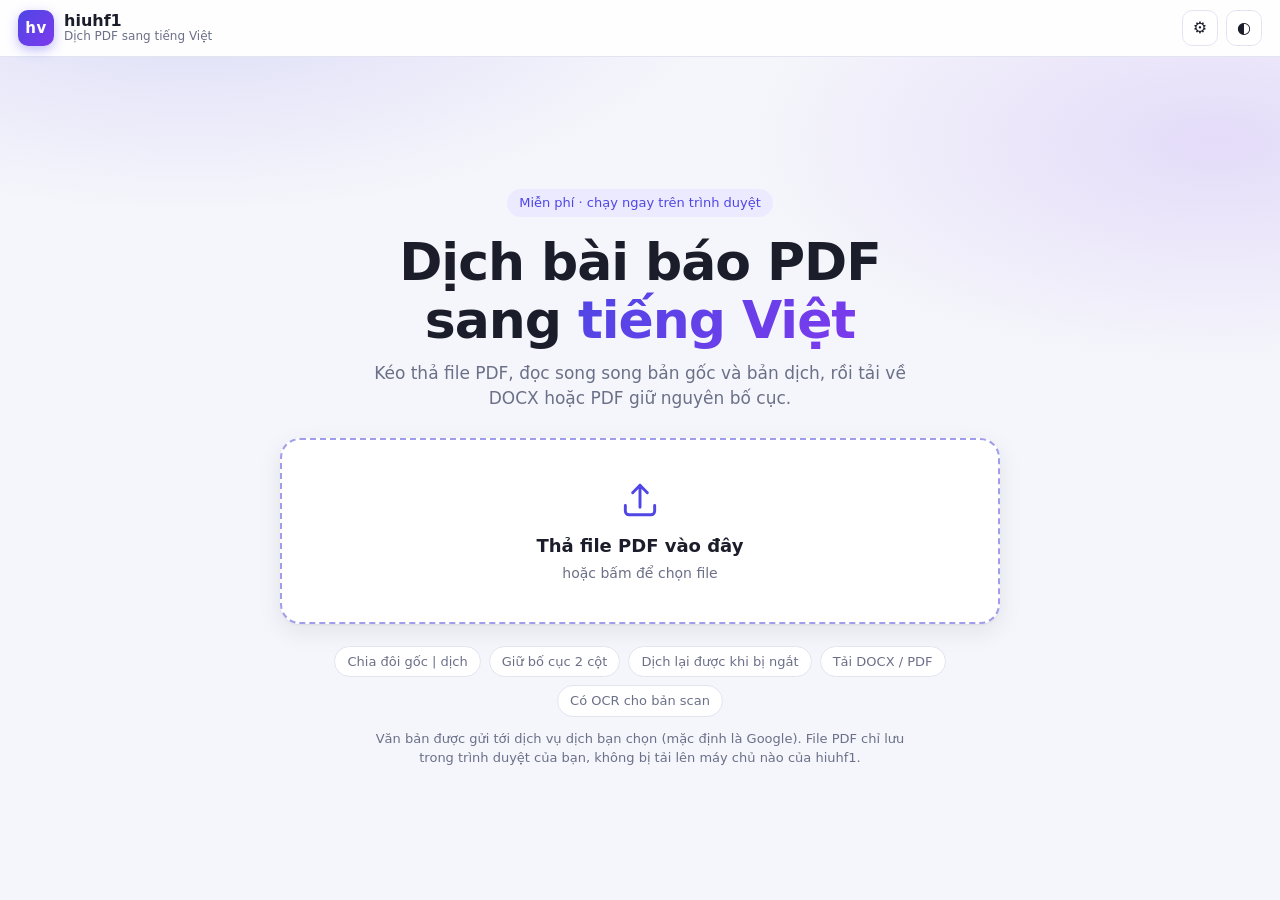
<file: index.html>
<!doctype html>
<html lang="vi">
<head>
  <meta charset="utf-8">
  <meta name="viewport" content="width=device-width, initial-scale=1">
  <title>hiuhf1 – Dịch PDF sang tiếng Việt</title>
  <meta name="description" content="Kéo thả bài báo PDF, xem song song bản gốc và bản dịch tiếng Việt, tải về DOCX hoặc PDF giữ bố cục.">
  <meta name="theme-color" content="#4f46e5">
  <link rel="icon" href="icon.svg" type="image/svg+xml">
  <link rel="stylesheet" href="css/style.css">
</head>
<body>
  <header class="topbar">
    <div class="brand">
      <div class="logo">hv</div>
      <div class="brand-text"><strong>hiuhf1</strong><span>Dịch PDF sang tiếng Việt</span></div>
    </div>

    <div class="tools" id="tools" hidden>
      <div class="seg" id="viewSeg" role="tablist" aria-label="Chế độ hiển thị">
        <button data-mode="split" class="on" title="Chia đôi gốc | dịch">Chia đôi</button>
        <button data-mode="orig" title="Chỉ bản gốc">Bản gốc</button>
        <button data-mode="trans" title="Chỉ bản dịch">Bản dịch</button>
      </div>
      <div class="group">
        <button class="icon" id="zoomOut" title="Thu nhỏ (Ctrl + cuộn chuột)">−</button>
        <span id="zoomLabel" class="mono">100%</span>
        <button class="icon" id="zoomIn" title="Phóng to (Ctrl + cuộn chuột)">+</button>
      </div>
      <div class="group pager">
        <input id="pageInput" type="number" min="1" value="1" aria-label="Trang">
        <span class="mono">/ <span id="pageTotal">0</span></span>
      </div>
      <div class="group search">
        <input id="searchInput" type="search" placeholder="Tìm trong bài…" aria-label="Tìm trong bản gốc và bản dịch" title="Tìm trong bản gốc và bản dịch (Ctrl+F). Enter: kết quả sau, Shift+Enter: kết quả trước">
        <span id="searchInfo" class="mono"></span>
      </div>
      <div class="menu split">
        <button class="btn primary" id="btnTranslate">Dịch</button>
        <button class="btn primary caret" id="btnTransMenu" title="Tuỳ chọn dịch" aria-label="Tuỳ chọn dịch">▾</button>
        <div class="menu-list" id="transMenu" hidden>
          <div class="menu-note" id="transInfo"></div>
          <button data-tr="current"><b>Dịch trang đang xem</b><small>Chỉ dịch trang hiện tại</small></button>
          <button data-tr="range"><b>Dịch khoảng trang…</b><small>Ví dụ: 1-5, 8</small></button>
          <button data-tr="redo"><b>Dịch lại trang đang xem</b><small>Bỏ bản dịch cũ của trang này, dịch lại từ đầu</small></button>
        </div>
      </div>
      <button class="btn ghost" id="btnStop" hidden>Dừng</button>
      <div class="menu">
        <button class="btn" id="btnDownload">Tải về ▾</button>
        <div class="menu-list" id="downloadMenu" hidden>
          <button data-dl="docx"><b>DOCX</b><small>Văn bản Word, dễ chỉnh sửa</small></button>
          <button data-dl="docx2"><b>DOCX song ngữ</b><small>Bảng hai cột: bản gốc | bản dịch</small></button>
          <button data-dl="pdf"><b>PDF giữ bố cục</b><small>Trang gốc, chữ đã thay bằng tiếng Việt</small></button>
          <button data-dl="pdfi"><b>PDF song ngữ (xen kẽ)</b><small>Mỗi trang gốc đi kèm trang dịch ngay sau</small></button>
          <button data-dl="pdfs"><b>PDF song ngữ (cạnh nhau)</b><small>Gốc bên trái, dịch bên phải trên một trang ngang</small></button>
          <hr>
          <button data-dl="json"><b>Bản dịch (.json)</b><small>Gửi cho người khác mở lại mà không phải dịch</small></button>
          <button data-dl="import"><b>Nhập bản dịch (.json)…</b><small>Ghép bản dịch đã xuất vào bài đang mở</small></button>
        </div>
      </div>
    </div>

    <div class="right">
      <button class="icon" id="btnSettings" title="Cài đặt dịch">⚙</button>
      <button class="icon" id="btnTheme" title="Đổi giao diện sáng/tối">◐</button>
      <button class="btn ghost" id="btnNew" hidden>Mở file khác</button>
    </div>
  </header>

  <div class="progress" id="progress" hidden>
    <div class="bar"><i id="bar"></i></div>
    <span id="ptext"></span>
  </div>

  <main>
    <section id="hero" class="hero">
      <div class="hero-inner">
        <span class="pill">Miễn phí · chạy ngay trên trình duyệt</span>
        <h1>Dịch bài báo PDF<br>sang <em>tiếng Việt</em></h1>
        <p>Kéo thả file PDF, đọc song song bản gốc và bản dịch, rồi tải về DOCX hoặc PDF giữ nguyên bố cục.</p>

        <label class="drop" id="drop" tabindex="0">
          <input type="file" id="fileInput" accept="application/pdf,.pdf" hidden>
          <svg width="44" height="44" viewBox="0 0 24 24" fill="none" stroke="currentColor" stroke-width="1.6" stroke-linecap="round" stroke-linejoin="round"><path d="M12 16V4m0 0 4 4m-4-4L8 8"/><path d="M4 15v3a2 2 0 0 0 2 2h12a2 2 0 0 0 2-2v-3"/></svg>
          <strong>Thả file PDF vào đây</strong>
          <span>hoặc bấm để chọn file</span>
        </label>

        <section class="recent" id="recent" hidden>
          <div class="recent-head">
            <h3>Bài đã mở gần đây</h3>
            <span class="mono" id="storageInfo"></span>
          </div>
          <ul id="recentList"></ul>
          <div class="recent-actions">
            <button class="btn ghost" id="btnClearTm" type="button">Xoá bộ nhớ dịch</button>
            <button class="btn ghost" id="btnClearAll" type="button">Xoá tất cả</button>
          </div>
        </section>

        <ul class="chips">
          <li>Chia đôi gốc | dịch</li>
          <li>Giữ bố cục 2 cột</li>
          <li>Dịch lại được khi bị ngắt</li>
          <li>Tải DOCX / PDF</li>
          <li>Có OCR cho bản scan</li>
        </ul>
        <p class="fine">Văn bản được gửi tới dịch vụ dịch bạn chọn (mặc định là Google). File PDF chỉ lưu trong trình duyệt của bạn, không bị tải lên máy chủ nào của hiuhf1.</p>
      </div>
    </section>

    <section id="viewer" class="viewer" hidden data-mode="split">
      <div class="pane" id="paneOrig">
        <div class="pane-title"><span class="dot"></span>Bản gốc</div>
        <div class="scroll" id="scrollOrig"><div class="pages" id="pagesOrig"></div></div>
      </div>
      <div class="pane" id="paneTrans">
        <div class="pane-title"><span class="dot vi"></span>Bản dịch tiếng Việt</div>
        <div class="scroll" id="scrollTrans"><div class="pages" id="pagesTrans"></div></div>
      </div>
    </section>
  </main>

  <dialog id="settings">
    <form method="dialog">
      <h2>Cài đặt dịch</h2>
      <label>Engine dịch
        <select id="setEngine">
          <option value="google">Google Translate (miễn phí, khuyên dùng)</option>
          <option value="chrome">Chrome trên máy (không giới hạn, Chrome 138+)</option>
          <option value="mymemory">MyMemory (hạn mức nhỏ)</option>
          <option value="gemini">Gemini (cần API key miễn phí)</option>
        </select>
      </label>
      <label>Ngôn ngữ nguồn
        <select id="setSrc">
          <option value="auto">Tự phát hiện</option>
          <option value="en">Tiếng Anh</option>
          <option value="fr">Tiếng Pháp</option>
          <option value="de">Tiếng Đức</option>
          <option value="es">Tiếng Tây Ban Nha</option>
          <option value="zh-CN">Tiếng Trung</option>
          <option value="ja">Tiếng Nhật</option>
          <option value="ko">Tiếng Hàn</option>
          <option value="ru">Tiếng Nga</option>
        </select>
      </label>
      <label>Bảng thuật ngữ <small>(mỗi dòng một mục, dạng <code>attention = cơ chế chú ý</code>; chỉ ghi từ gốc nếu muốn giữ nguyên)</small>
        <textarea id="setGlossary" rows="4" spellcheck="false" placeholder="transformer&#10;attention = cơ chế chú ý&#10;fine-tuning = tinh chỉnh"></textarea>
      </label>
      <label class="check"><input type="checkbox" id="setSkipRefs"> Không dịch phần Tài liệu tham khảo (References)</label>
      <label>Kiểu chữ bản dịch
        <select id="setFont">
          <option value="auto">Tự động theo bản gốc</option>
          <option value="serif">Có chân (giống Times)</option>
          <option value="sans">Không chân</option>
        </select>
      </label>
      <label>Gemini API key <small>(lấy miễn phí tại Google AI Studio, chỉ lưu trong trình duyệt này)</small>
        <input id="setKey" type="password" autocomplete="off" placeholder="AIza...">
      </label>
      <label>Model Gemini <small id="modelInfo"></small>
        <input id="setModel" type="text" list="geminiModels" placeholder="gemini-2.5-flash">
        <datalist id="geminiModels"><option value="gemini-2.5-flash"><option value="gemini-2.5-pro"></datalist>
      </label>
      <label>Email cho MyMemory <small>(không bắt buộc, tăng hạn mức ngày)</small>
        <input id="setEmail" type="email" placeholder="ban@example.com">
      </label>
      <div class="dlg-actions">
        <button class="btn ghost" id="btnClearCache" type="button">Xoá bản dịch đã lưu của file này</button>
        <button class="btn primary" value="ok">Lưu</button>
      </div>
    </form>
  </dialog>

  <dialog id="editDlg">
    <form method="dialog">
      <h2>Sửa đoạn dịch <small id="editWhere"></small></h2>
      <div class="orig-box" id="editOrig"></div>
      <label>Bản dịch
        <textarea id="editText" rows="7" autofocus></textarea>
      </label>
      <div class="edit-row">
        <select id="editEngine" aria-label="Engine để dịch lại">
          <option value="google">Google Translate</option>
          <option value="chrome">Chrome trên máy</option>
          <option value="mymemory">MyMemory</option>
          <option value="gemini">Gemini</option>
        </select>
        <button type="button" class="btn" id="editRetrans">Dịch lại đoạn này</button>
        <button type="button" class="btn ghost" id="editRetransPage">Dịch lại cả trang</button>
      </div>
      <div class="dlg-actions">
        <button type="button" class="btn ghost" id="editKeep" title="Không dịch đoạn này, hiện chữ gốc">Giữ nguyên bản gốc</button>
        <span class="grow"></span>
        <button class="btn ghost" value="cancel">Huỷ</button>
        <button class="btn primary" value="ok">Lưu</button>
      </div>
    </form>
  </dialog>

  <input type="file" id="jsonInput" accept=".json,application/json" hidden>
  <div id="tip" hidden></div>
  <div id="toasts" aria-live="polite"></div>

  <script src="vendor/pdf.min.js"></script>
  <script src="vendor/pdf-lib.min.js"></script>
  <script src="vendor/fontkit.umd.min.js"></script>
  <script src="vendor/docx.umd.js"></script>
  <script src="js/core.js"></script>
  <script src="js/translate.js"></script>
  <script src="js/storage.js"></script>
  <script src="js/export.js"></script>
  <script src="js/ocr.js"></script>
  <script src="js/app.js"></script>
</body>
</html>
</file>
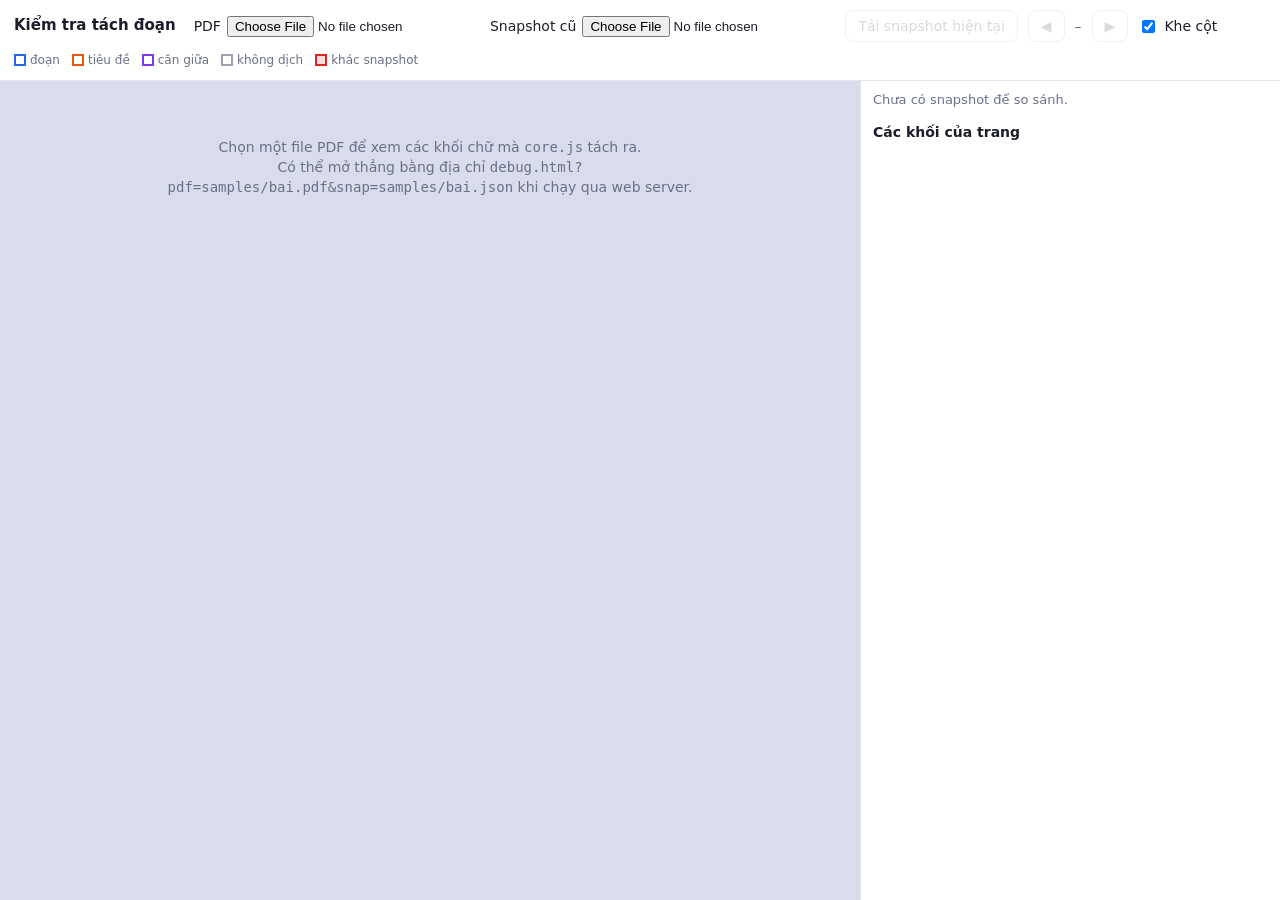
<file: debug.html>
<!doctype html>
<html lang="vi">
<head>
  <meta charset="utf-8">
  <meta name="viewport" content="width=device-width, initial-scale=1">
  <title>hiuhf1 – Kiểm tra tách đoạn</title>
  <link rel="icon" href="icon.svg" type="image/svg+xml">
  <style>
    :root { --bg: #f5f6fb; --panel: #fff; --text: #1b1d2a; --muted: #6b7088; --border: #e2e5f0; --accent: #4f46e5; }
    * { box-sizing: border-box; }
    html, body { height: 100%; margin: 0; }
    body { display: flex; flex-direction: column; background: var(--bg); color: var(--text); font: 14px/1.45 "Segoe UI", system-ui, sans-serif; }
    header { display: flex; flex-wrap: wrap; gap: 10px; align-items: center; padding: 10px 14px; background: var(--panel); border-bottom: 1px solid var(--border); }
    header h1 { font-size: 15px; margin: 0 8px 0 0; }
    header label { display: inline-flex; align-items: center; gap: 6px; }
    button { font: inherit; padding: 5px 12px; border: 1px solid var(--border); border-radius: 8px; background: var(--panel); cursor: pointer; }
    button:hover { border-color: var(--accent); color: var(--accent); }
    button:disabled { opacity: .5; cursor: default; }
    .legend { display: flex; gap: 12px; color: var(--muted); font-size: 12px; flex-wrap: wrap; }
    .legend i { display: inline-block; width: 12px; height: 12px; border: 2px solid; vertical-align: -2px; margin-right: 4px; }
    main { flex: 1; min-height: 0; display: grid; grid-template-columns: 1fr 420px; }
    #stage { overflow: auto; padding: 16px; background: #d9dcea; }
    #wrap { position: relative; margin: 0 auto; box-shadow: 0 4px 20px rgba(0,0,0,.15); background: #fff; }
    #wrap canvas { display: block; position: absolute; left: 0; top: 0; }
    aside { overflow: auto; border-left: 1px solid var(--border); background: var(--panel); padding: 10px 12px; }
    aside h2 { font-size: 14px; margin: 12px 0 6px; }
    #summary { font-size: 13px; }
    #summary table { border-collapse: collapse; width: 100%; }
    #summary td, #summary th { border-bottom: 1px solid var(--border); padding: 3px 6px; text-align: left; }
    #summary tr[data-p] { cursor: pointer; }
    #summary tr[data-p]:hover { background: #eef0f8; }
    .ok { color: #16a34a; } .bad { color: #dc2626; }
    #list { list-style: none; margin: 0; padding: 0; }
    #list li { padding: 6px 4px; border-bottom: 1px solid var(--border); cursor: pointer; font-size: 13px; }
    #list li:hover, #list li.sel { background: #eef0f8; }
    #list .tag { display: inline-block; font-size: 11px; padding: 0 5px; border-radius: 4px; margin-right: 3px; color: #fff; }
    .t-h { background: #ea580c; } .t-c { background: #7c3aed; } .t-n { background: #6b7088; } .t-new { background: #dc2626; }
    .muted { color: var(--muted); }
    #drop { margin: 40px auto; max-width: 560px; text-align: center; color: var(--muted); }
  </style>
</head>
<body>
  <header>
    <h1>Kiểm tra tách đoạn</h1>
    <label>PDF <input type="file" id="pdfInput" accept=".pdf,application/pdf"></label>
    <label>Snapshot cũ <input type="file" id="snapInput" accept=".json,application/json"></label>
    <button id="btnSnap" disabled>Tải snapshot hiện tại</button>
    <button id="prev" disabled>◀</button><span id="pageLabel" class="muted">–</span><button id="next" disabled>▶</button>
    <label><input type="checkbox" id="showGutters" checked> Khe cột</label>
    <span class="legend">
      <span><i style="border-color:#2563eb"></i>đoạn</span>
      <span><i style="border-color:#ea580c"></i>tiêu đề</span>
      <span><i style="border-color:#7c3aed;border-style:dashed"></i>căn giữa</span>
      <span><i style="border-color:#9ca3af"></i>không dịch</span>
      <span><i style="border-color:#dc2626;background:rgba(220,38,38,.15)"></i>khác snapshot</span>
    </span>
  </header>
  <main>
    <div id="stage">
      <div id="drop">Chọn một file PDF để xem các khối chữ mà <code>core.js</code> tách ra.<br>
        Có thể mở thẳng bằng địa chỉ <code>debug.html?pdf=samples/bai.pdf&amp;snap=samples/bai.json</code> khi chạy qua web server.</div>
      <div id="wrap" hidden><canvas id="cPage"></canvas><canvas id="cOver"></canvas></div>
    </div>
    <aside>
      <div id="summary" class="muted">Chưa có snapshot để so sánh.</div>
      <h2>Các khối của trang</h2>
      <ol id="list"></ol>
    </aside>
  </main>
  <script src="vendor/pdf.min.js"></script>
  <script src="js/core.js"></script>
  <script src="js/debug.js"></script>
</body>
</html>
</file>
<file: css/style.css>
:root {
  --bg: #f5f6fb;
  --panel: #ffffff;
  --panel-2: #eef0f8;
  --text: #1b1d2a;
  --muted: #6b7088;
  --border: #e2e5f0;
  --accent: #4f46e5;
  --accent-2: #7c3aed;
  --accent-soft: #eceafe;
  --ok: #16a34a;
  --shadow: 0 1px 2px rgba(20, 22, 50, .06), 0 8px 24px rgba(20, 22, 50, .08);
  --canvas-bg: #d9dcea;
  --radius: 12px;
}
:root[data-theme="dark"] {
  --bg: #0f111a;
  --panel: #171a27;
  --panel-2: #1f2333;
  --text: #e8eaf4;
  --muted: #9096b0;
  --border: #2a2f45;
  --accent: #818cf8;
  --accent-2: #a78bfa;
  --accent-soft: #232748;
  --shadow: 0 1px 2px rgba(0, 0, 0, .4), 0 8px 24px rgba(0, 0, 0, .35);
  --canvas-bg: #0b0d15;
}

* { box-sizing: border-box; }
html, body { height: 100%; }
body {
  margin: 0;
  background: var(--bg);
  color: var(--text);
  font: 15px/1.5 "Segoe UI", system-ui, -apple-system, Roboto, "Helvetica Neue", Arial, sans-serif;
  display: flex;
  flex-direction: column;
  overflow: hidden;
}
[hidden] { display: none !important; }
button, input, select { font: inherit; color: inherit; }
.mono { font-variant-numeric: tabular-nums; color: var(--muted); }

/* ---------- Thanh trên ---------- */
.topbar {
  display: flex; align-items: center; gap: 14px;
  padding: 10px 18px;
  background: color-mix(in srgb, var(--panel) 88%, transparent);
  backdrop-filter: blur(10px);
  border-bottom: 1px solid var(--border);
  z-index: 10;
  flex-wrap: wrap;
}
.brand { display: flex; align-items: center; gap: 10px; }
.logo {
  width: 36px; height: 36px; border-radius: 10px;
  display: grid; place-items: center;
  color: #fff; font-weight: 700; letter-spacing: .5px;
  background: linear-gradient(135deg, var(--accent), var(--accent-2));
  box-shadow: 0 4px 12px rgba(79, 70, 229, .35);
}
.brand-text { display: flex; flex-direction: column; line-height: 1.15; }
.brand-text strong { font-size: 16px; }
.brand-text span { font-size: 12px; color: var(--muted); }

.tools { display: flex; align-items: center; gap: 12px; flex: 1; justify-content: center; flex-wrap: wrap; }
.right { display: flex; align-items: center; gap: 8px; margin-left: auto; }

.seg { display: inline-flex; background: var(--panel-2); border-radius: 10px; padding: 3px; }
.seg button {
  border: 0; background: transparent; padding: 6px 12px; border-radius: 8px;
  cursor: pointer; color: var(--muted); font-weight: 500; transition: .15s;
}
.seg button.on { background: var(--panel); color: var(--accent); box-shadow: 0 1px 3px rgba(0, 0, 0, .12); }
.seg button:hover:not(.on) { color: var(--text); }

.group { display: inline-flex; align-items: center; gap: 6px; }
.pager input {
  width: 58px; padding: 5px 8px; border: 1px solid var(--border); border-radius: 8px;
  background: var(--panel); text-align: center;
}

.btn, .icon {
  border: 1px solid var(--border); background: var(--panel); border-radius: 10px;
  padding: 7px 14px; cursor: pointer; font-weight: 500; transition: .15s;
}
.icon { padding: 5px 10px; min-width: 34px; font-size: 16px; }
.btn:hover, .icon:hover { border-color: var(--accent); color: var(--accent); }
.btn.primary {
  background: linear-gradient(135deg, var(--accent), var(--accent-2));
  border-color: transparent; color: #fff;
  box-shadow: 0 4px 14px rgba(79, 70, 229, .35);
}
.btn.primary:hover { color: #fff; filter: brightness(1.08); }
.btn.ghost { background: transparent; }
.btn:disabled { opacity: .5; cursor: not-allowed; }

.menu { position: relative; }
.menu-list {
  position: absolute; right: 0; top: calc(100% + 6px); min-width: 260px;
  background: var(--panel); border: 1px solid var(--border); border-radius: var(--radius);
  box-shadow: var(--shadow); padding: 6px; z-index: 30;
}
.menu-list button {
  display: flex; flex-direction: column; align-items: flex-start; width: 100%;
  border: 0; background: transparent; padding: 9px 12px; border-radius: 8px; cursor: pointer; text-align: left;
}
.menu-list button:hover { background: var(--accent-soft); }
.menu-list small { color: var(--muted); }
.menu-list hr { border: 0; border-top: 1px solid var(--border); margin: 4px 6px; }
.menu-note { padding: 6px 12px 8px; font-size: 13px; color: var(--muted); border-bottom: 1px solid var(--border); margin-bottom: 4px; }

/* nút Dịch tách đôi: Dịch | ▾ */
.menu.split { display: inline-flex; }
.menu.split > .btn:first-child { border-top-right-radius: 0; border-bottom-right-radius: 0; }
.menu.split > .caret { border-top-left-radius: 0; border-bottom-left-radius: 0; padding: 7px 9px; border-left: 1px solid rgba(255, 255, 255, .35); }

.search input {
  width: 150px; padding: 5px 10px; border: 1px solid var(--border); border-radius: 8px; background: var(--panel);
}
.search input:focus { outline: none; border-color: var(--accent); width: 190px; }
.search .mono { font-size: 12px; min-width: 0; }

/* ---------- Tiến độ ---------- */
.progress {
  display: flex; align-items: center; gap: 12px; padding: 6px 18px;
  background: var(--panel); border-bottom: 1px solid var(--border); font-size: 13px; color: var(--muted);
}
.bar { flex: 1; height: 6px; border-radius: 99px; background: var(--panel-2); overflow: hidden; }
.bar i { display: block; height: 100%; width: 0; border-radius: 99px; background: linear-gradient(90deg, var(--accent), var(--accent-2)); transition: width .3s; }

main { flex: 1; min-height: 0; display: flex; flex-direction: column; }

/* ---------- Trang chủ ---------- */
.hero {
  flex: 1; overflow: auto; display: grid; place-items: center; padding: 32px 18px;
  background:
    radial-gradient(900px 400px at 15% -10%, color-mix(in srgb, var(--accent) 16%, transparent), transparent 60%),
    radial-gradient(800px 380px at 95% 10%, color-mix(in srgb, var(--accent-2) 14%, transparent), transparent 60%);
}
.hero-inner { max-width: 720px; text-align: center; }
.pill {
  display: inline-block; padding: 4px 12px; border-radius: 99px; font-size: 13px; font-weight: 500;
  background: var(--accent-soft); color: var(--accent);
}
.hero h1 { font-size: clamp(32px, 6vw, 52px); line-height: 1.12; margin: 16px 0 12px; letter-spacing: -.02em; }
.hero h1 em {
  font-style: normal;
  background: linear-gradient(135deg, var(--accent), var(--accent-2));
  -webkit-background-clip: text; background-clip: text; color: transparent;
}
.hero p { color: var(--muted); font-size: 17px; margin: 0 auto 26px; max-width: 560px; }
.drop {
  display: flex; flex-direction: column; align-items: center; gap: 4px;
  padding: 38px 20px; border: 2px dashed color-mix(in srgb, var(--accent) 45%, var(--border));
  border-radius: 20px; background: var(--panel); cursor: pointer; color: var(--accent);
  box-shadow: var(--shadow); transition: .2s;
}
.drop strong { color: var(--text); font-size: 18px; margin-top: 6px; }
.drop span { color: var(--muted); font-size: 14px; }
.drop:hover, .drop.over, .drop:focus-visible { border-color: var(--accent); transform: translateY(-2px); background: var(--accent-soft); outline: none; }
/* bài đã mở gần đây */
.recent { margin-top: 22px; text-align: left; background: var(--panel); border: 1px solid var(--border); border-radius: 16px; padding: 14px 16px; box-shadow: var(--shadow); }
.recent-head { display: flex; align-items: baseline; justify-content: space-between; gap: 10px; flex-wrap: wrap; }
.recent h3 { margin: 0 0 8px; font-size: 15px; }
.recent-head .mono { font-size: 12px; }
.recent ul { list-style: none; margin: 0; padding: 0; max-height: 260px; overflow: auto; }
.recent li { display: flex; align-items: center; gap: 8px; padding: 7px 0; border-top: 1px solid var(--border); }
.recent li:first-child { border-top: 0; }
.ri-main { flex: 1; min-width: 0; display: flex; flex-direction: column; }
.ri-main b { font-weight: 600; white-space: nowrap; overflow: hidden; text-overflow: ellipsis; }
.ri-main small { color: var(--muted); font-size: 12px; }
.recent li .btn { padding: 4px 12px; }
.recent-actions { display: flex; justify-content: flex-end; gap: 8px; margin-top: 10px; }
.recent-actions .btn { padding: 4px 12px; font-size: 13px; }

.chips { list-style: none; display: flex; flex-wrap: wrap; gap: 8px; justify-content: center; padding: 0; margin: 22px 0 10px; }
.chips li { padding: 5px 12px; border: 1px solid var(--border); border-radius: 99px; background: var(--panel); font-size: 13px; color: var(--muted); }
.hero .fine { font-size: 13px; margin: 12px auto 0; }

/* ---------- Trình xem ---------- */
.viewer { flex: 1; min-height: 0; display: grid; grid-template-columns: 1fr 1fr; gap: 0; }
.viewer[data-mode="orig"] { grid-template-columns: 1fr; }
.viewer[data-mode="orig"] #paneTrans { display: none; }
.viewer[data-mode="trans"] { grid-template-columns: 1fr; }
.viewer[data-mode="trans"] #paneOrig { display: none; }

.pane { display: flex; flex-direction: column; min-width: 0; min-height: 0; border-right: 1px solid var(--border); }
.pane:last-child { border-right: 0; }
.pane-title {
  display: flex; align-items: center; gap: 8px; padding: 7px 16px; font-size: 13px; font-weight: 600;
  background: var(--panel); border-bottom: 1px solid var(--border); color: var(--muted);
}
.dot { width: 8px; height: 8px; border-radius: 50%; background: var(--muted); }
.dot.vi { background: var(--accent); }
/* touch-action: trình duyệt chỉ lo cuộn, còn chụm hai ngón để thu phóng do app xử lý */
.scroll { flex: 1; overflow: auto; position: relative; background: var(--canvas-bg); scroll-behavior: auto; touch-action: pan-x pan-y; }
.pages { padding: 16px; display: flex; flex-direction: column; align-items: center; gap: 14px; min-width: min-content; }

.page {
  position: relative; background: #fff; box-shadow: var(--shadow); border-radius: 2px; flex: none; overflow: hidden;
}
.page canvas { display: block; }
.page .num {
  position: absolute; left: 8px; top: 8px; font-size: 11px; padding: 2px 8px; border-radius: 99px; z-index: 4;
  background: rgba(20, 22, 50, .55); color: #fff; opacity: 0; transition: .2s; pointer-events: none;
}
.page:hover .num { opacity: 1; }
.page .badge {
  position: absolute; right: 10px; top: 10px; font-size: 12px; padding: 3px 10px; border-radius: 99px; z-index: 4;
  background: var(--accent); color: #fff; box-shadow: 0 2px 8px rgba(0, 0, 0, .25); pointer-events: none;
}

/* ---------- Lớp chữ trong suốt (bôi đen, copy) ---------- */
/* .textLayer: lớp chữ của PDF.js cho bản gốc (theo pdf_viewer.css của PDF.js 3.11); .tlayer: lớp tự dựng từ các khối */
.textLayer, .tlayer {
  position: absolute; inset: 0; overflow: hidden; line-height: 1; z-index: 2; opacity: .25;
  text-align: initial; -webkit-text-size-adjust: none; text-size-adjust: none; forced-color-adjust: none; transform-origin: 0 0;
}
.textLayer :is(span, br), .tlayer span {
  color: transparent; position: absolute; white-space: pre; cursor: text; transform-origin: 0 0;
}
.textLayer span.markedContent { top: 0; height: 0; }
.textLayer ::selection, .tlayer ::selection { background: #00f; background: AccentColor; }
.textLayer br::selection { background: transparent; }
.textLayer .endOfContent { display: block; position: absolute; inset: 100% 0 0; z-index: -1; cursor: default; user-select: none; }
.textLayer .endOfContent.active { top: 0; }
.page.pending::after, .page.working::after {
  content: ""; position: absolute; inset: 0; pointer-events: none;
  background: linear-gradient(110deg, transparent 30%, rgba(79, 70, 229, .12) 50%, transparent 70%);
  background-size: 250% 100%; animation: shimmer 1.6s linear infinite;
}
.page.pending::after { animation: none; background: rgba(120, 124, 160, .08); }
@keyframes shimmer { from { background-position: 150% 0; } to { background-position: -50% 0; } }

/* ---------- Rê chuột ---------- */
.hl {
  position: absolute; pointer-events: none; z-index: 3; border-radius: 4px;
  border: 2px solid var(--accent); background: color-mix(in srgb, var(--accent) 16%, transparent);
  box-shadow: 0 0 0 3px color-mix(in srgb, var(--accent) 22%, transparent);
}
.hl.flash { animation: flash 1.2s ease-out 2; }
@keyframes flash { 0%, 100% { background: color-mix(in srgb, var(--accent) 16%, transparent); } 30% { background: color-mix(in srgb, #f59e0b 45%, transparent); } }
.edit-btn {
  position: absolute; z-index: 5; border: 0; border-radius: 8px; padding: 3px 9px; cursor: pointer;
  font: 600 12px/1.4 "Segoe UI", system-ui, sans-serif; color: #fff; white-space: nowrap;
  background: linear-gradient(135deg, var(--accent), var(--accent-2)); box-shadow: 0 2px 8px rgba(0, 0, 0, .25);
}
.edit-btn:hover { filter: brightness(1.1); }
#tip {
  position: fixed; z-index: 60; max-width: min(460px, 86vw); max-height: 60vh; overflow: hidden; padding: 10px 14px; border-radius: 10px;
  background: var(--panel); color: var(--text); border: 1px solid var(--accent); box-shadow: var(--shadow);
  font-size: 14px; line-height: 1.5; pointer-events: none; white-space: pre-wrap;
}

/* ---------- Hộp thoại + toast ---------- */
dialog {
  border: 1px solid var(--border); border-radius: 16px; padding: 22px; width: min(520px, 92vw); max-height: 90vh; overflow: auto;
  background: var(--panel); color: var(--text); box-shadow: var(--shadow);
}
dialog::backdrop { background: rgba(10, 12, 24, .5); backdrop-filter: blur(2px); }
dialog h2 { margin: 0 0 14px; font-size: 19px; }
dialog h2 small { color: var(--muted); font-size: 14px; font-weight: 500; }
dialog label { display: block; font-weight: 500; margin-bottom: 12px; }
dialog label small { color: var(--muted); font-weight: 400; }
dialog code { font-size: 12px; background: var(--panel-2); padding: 1px 5px; border-radius: 4px; }
dialog input, dialog select, dialog textarea {
  display: block; width: 100%; margin-top: 5px; padding: 8px 10px; font: inherit; color: inherit;
  border: 1px solid var(--border); border-radius: 8px; background: var(--bg);
}
dialog textarea { resize: vertical; line-height: 1.5; }
dialog label.check { display: flex; align-items: center; gap: 8px; font-weight: 500; }
dialog label.check input { width: auto; margin: 0; }
.dlg-actions { display: flex; justify-content: space-between; gap: 10px; margin-top: 18px; flex-wrap: wrap; }
.dlg-actions .grow { flex: 1; }
#editDlg { width: min(640px, 94vw); }
.orig-box {
  max-height: 160px; overflow: auto; padding: 10px 12px; margin-bottom: 12px; border-radius: 8px;
  background: var(--panel-2); color: var(--muted); font-size: 14px; line-height: 1.5;
}
.edit-row { display: flex; gap: 8px; flex-wrap: wrap; align-items: center; }
.edit-row select { width: auto; flex: 1; min-width: 150px; margin: 0; }

#toasts { position: fixed; right: 16px; bottom: 16px; display: flex; flex-direction: column; gap: 8px; z-index: 50; max-width: min(420px, 90vw); }
.toast {
  padding: 10px 14px; border-radius: 10px; background: var(--text); color: var(--bg);
  box-shadow: var(--shadow); font-size: 14px; animation: pop .25s ease-out;
}
.toast.err { background: #dc2626; color: #fff; }
.toast.ok { background: var(--ok); color: #fff; }
@keyframes pop { from { transform: translateY(8px); opacity: 0; } to { transform: none; opacity: 1; } }

@media (max-width: 860px) {
  .topbar { gap: 8px; padding: 8px 12px; }
  .brand-text span { display: none; }
  .tools { justify-content: flex-start; order: 3; width: 100%; flex-basis: 100%; }
  .viewer { grid-template-columns: 1fr; grid-template-rows: 1fr 1fr; }
  .viewer[data-mode="orig"], .viewer[data-mode="trans"] { grid-template-rows: 1fr; }
  .pane { border-right: 0; border-bottom: 1px solid var(--border); }
  .search input, .search input:focus { width: 120px; }
}
@media (max-width: 520px) {
  .seg button { padding: 6px 9px; }
  .pages { padding: 8px; }
  .recent li .btn { padding: 4px 9px; }
}
</file>
